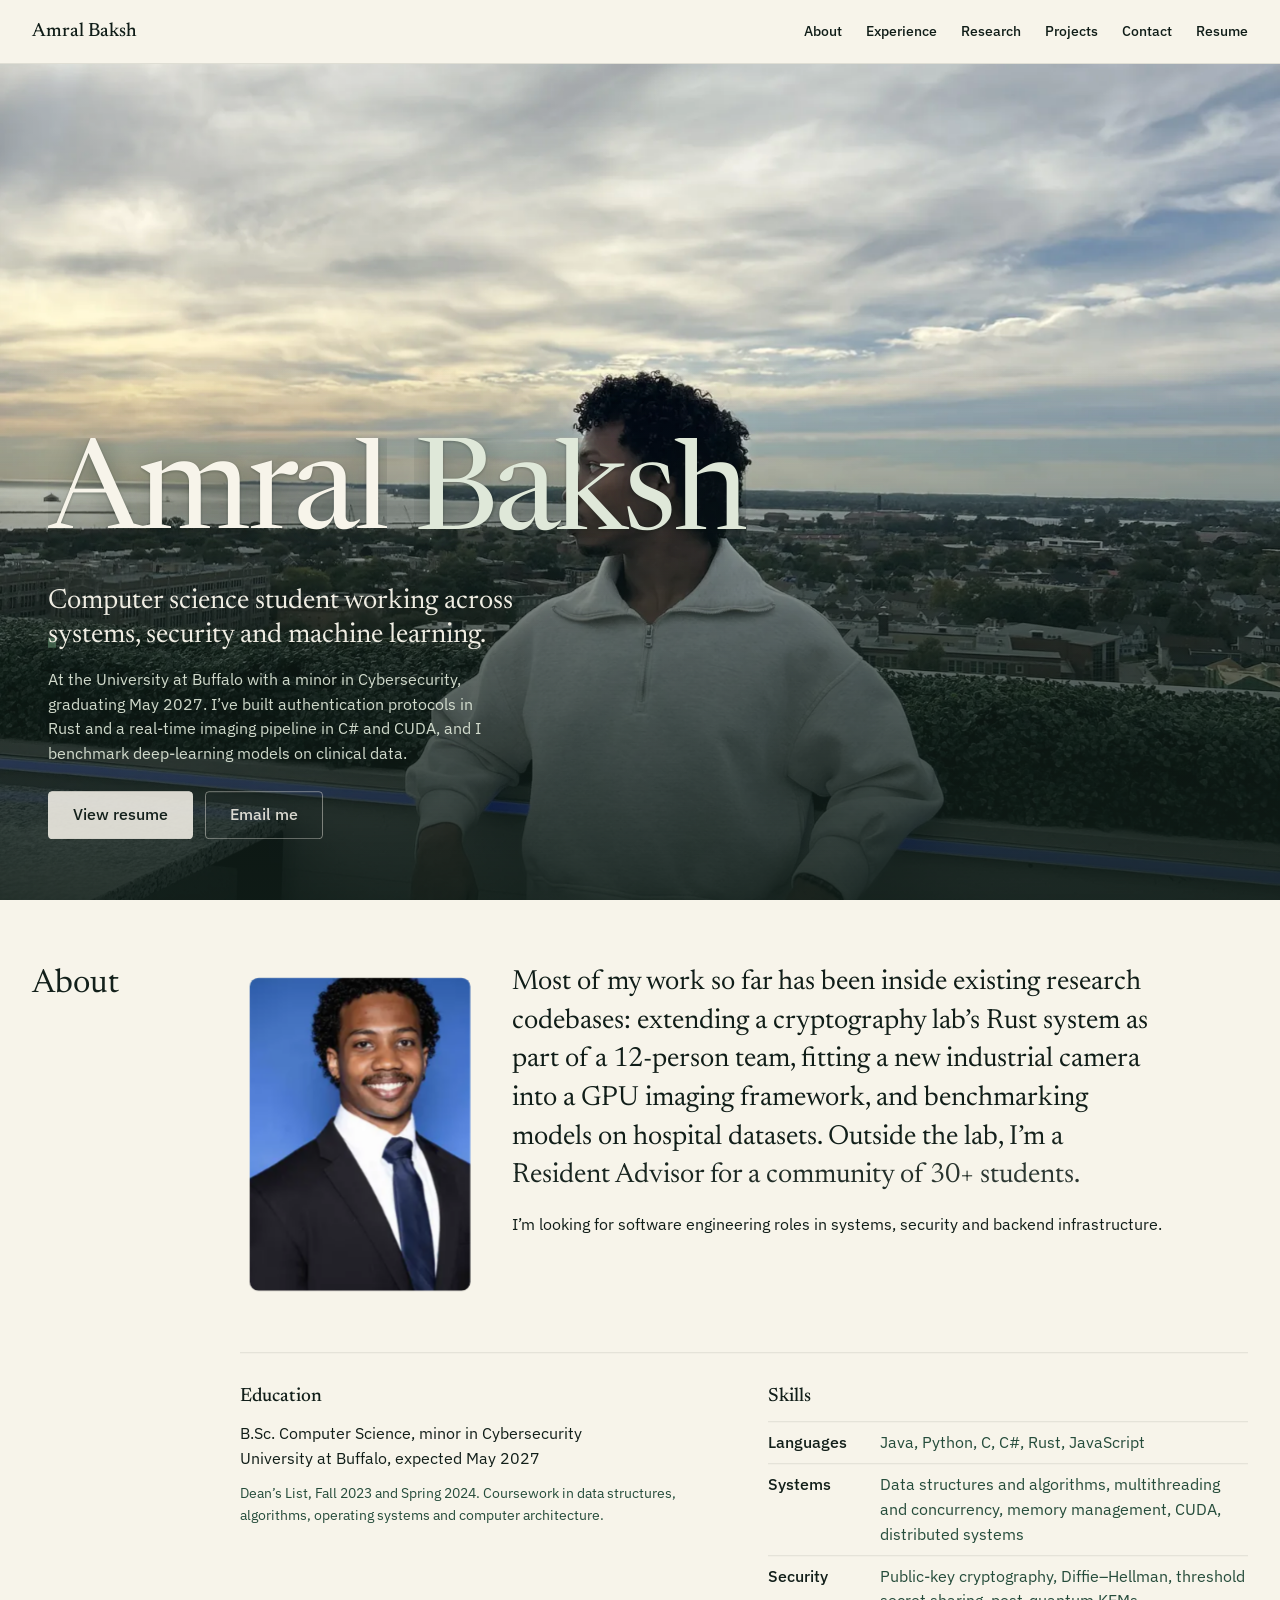
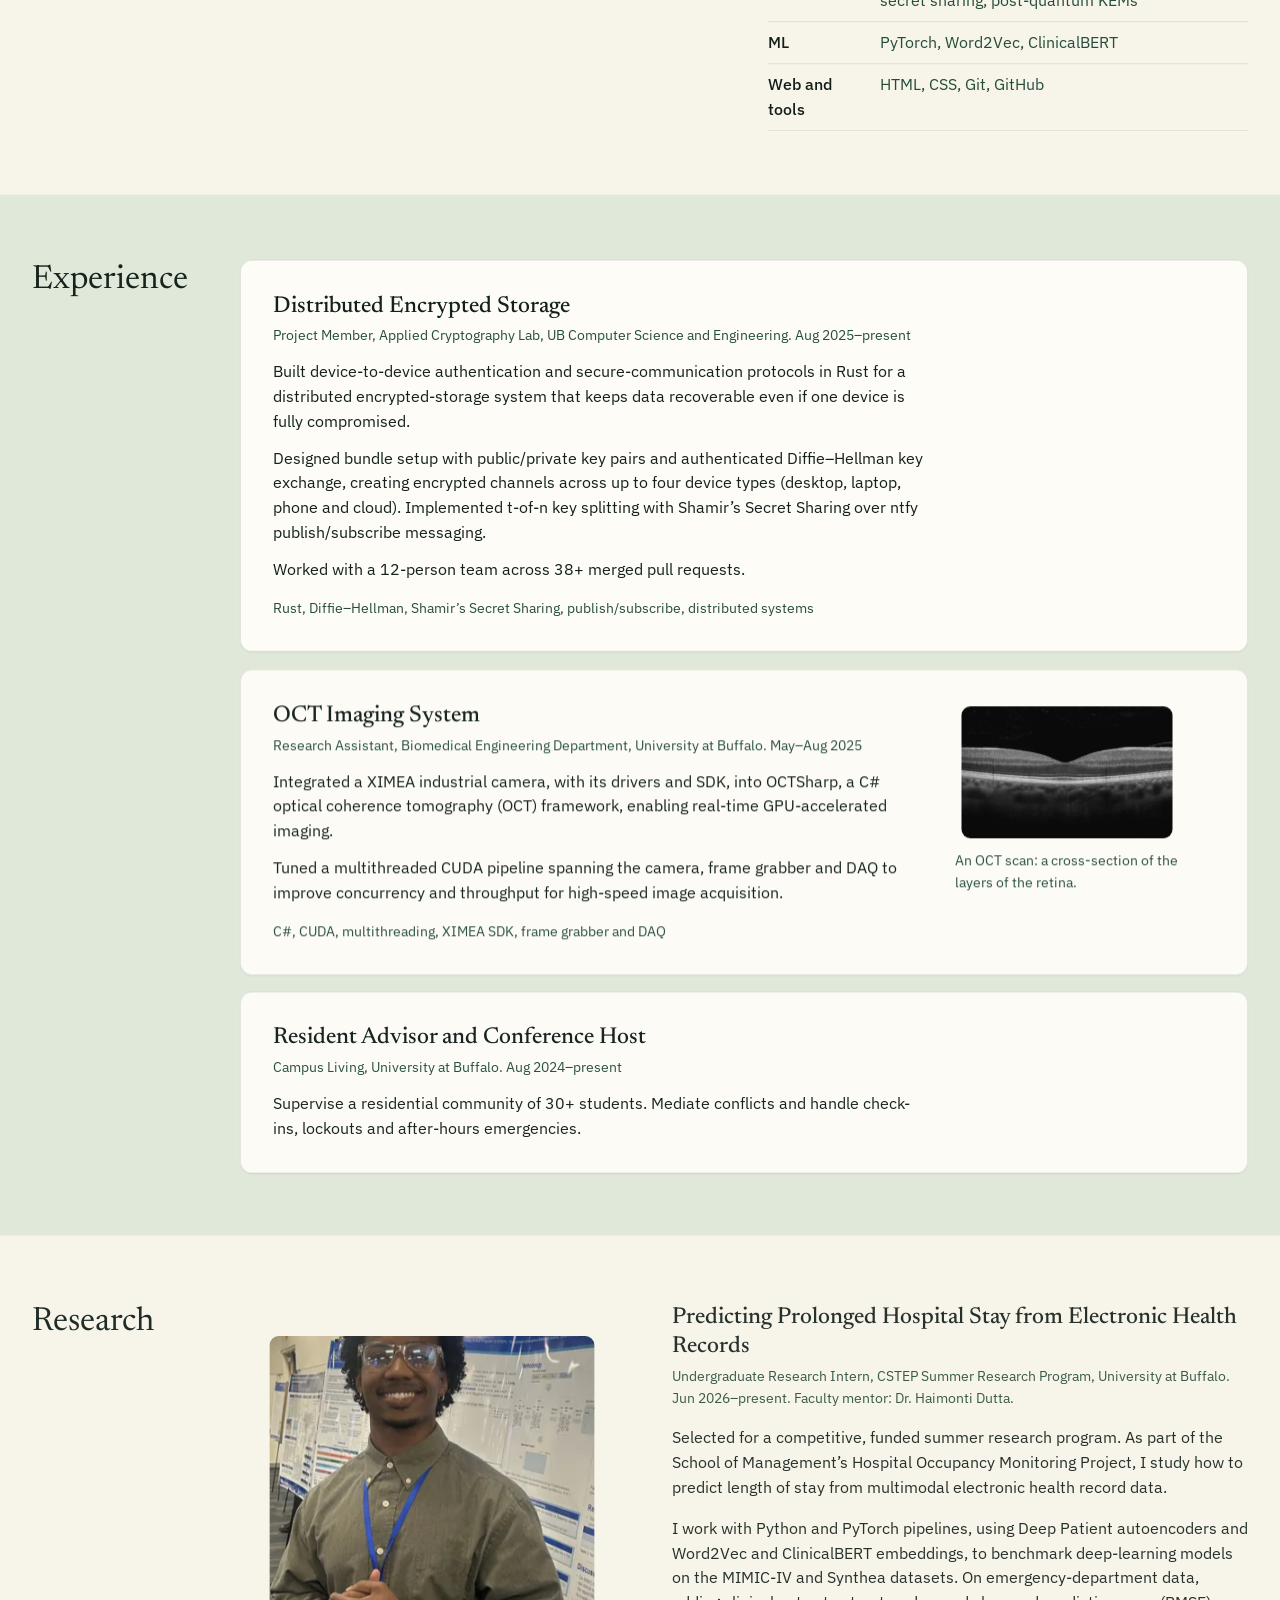
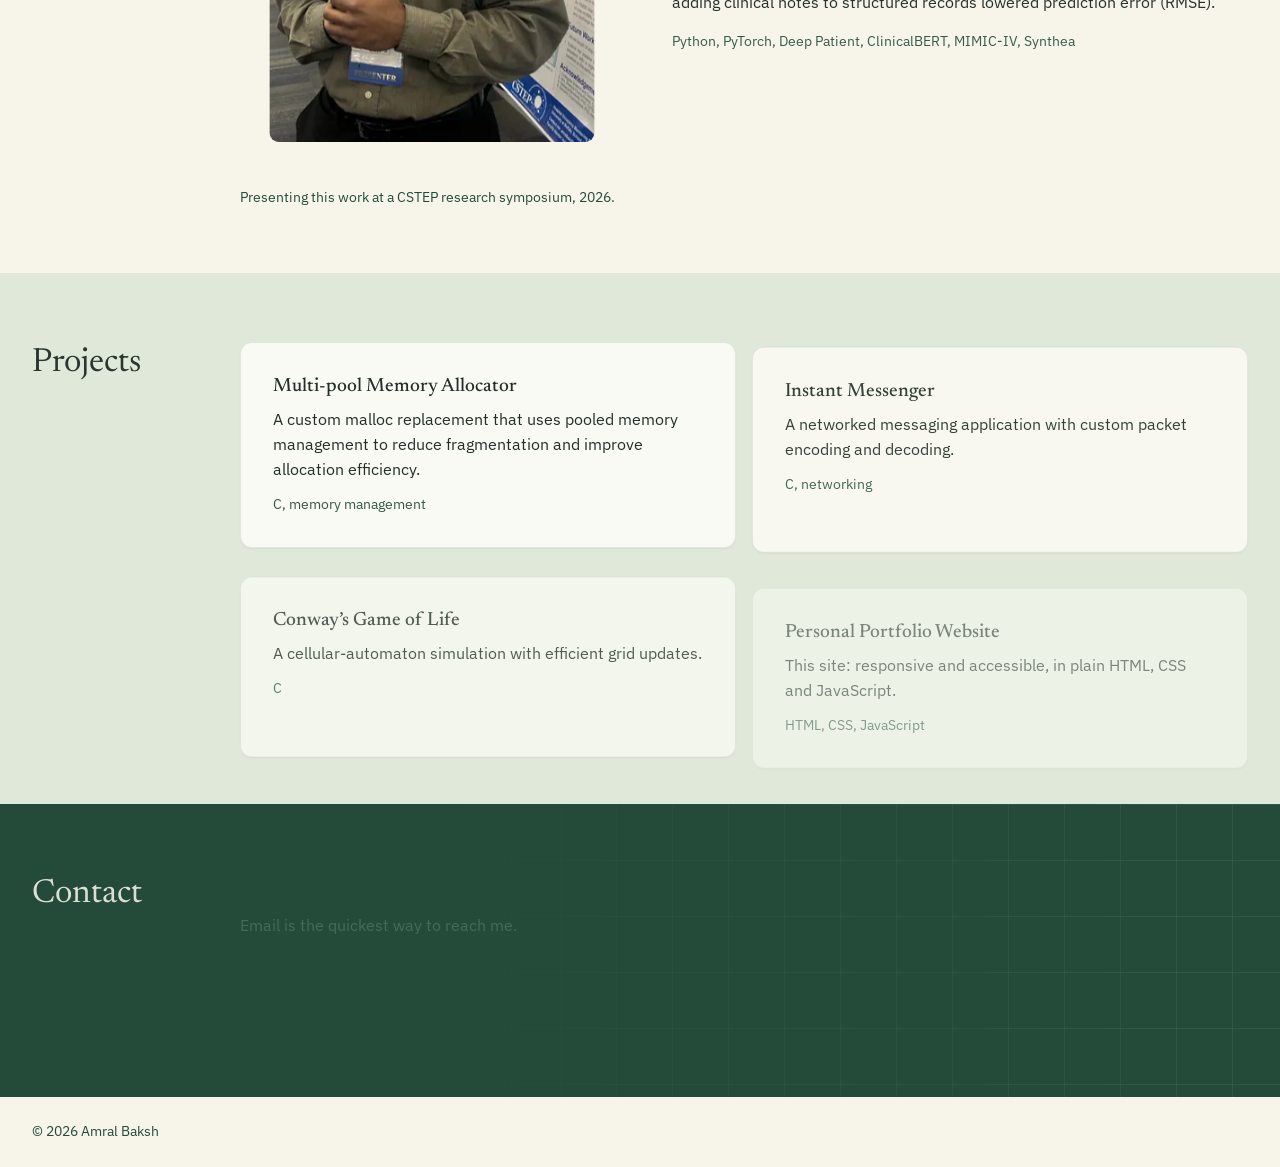
<file: index.html>
<!DOCTYPE html>
<html lang="en" class="no-js">
<head>
  <meta charset="UTF-8">
  <meta name="viewport" content="width=device-width, initial-scale=1">
  <title>Amral Baksh — Computer Science, University at Buffalo</title>
  <meta name="description" content="Amral Baksh studies Computer Science with a minor in Cybersecurity at the University at Buffalo, graduating May 2027. Working across systems, security and machine learning.">
  <meta name="theme-color" content="#F7F4EA">
  <link rel="canonical" href="https://amralbaksh.netlify.app/">
  <meta property="og:type" content="website">
  <meta property="og:title" content="Amral Baksh — Computer Science, University at Buffalo">
  <meta property="og:description" content="Computer Science, minor in Cybersecurity, at the University at Buffalo, graduating May 2027. Systems, security and machine learning.">
  <meta property="og:url" content="https://amralbaksh.netlify.app/">
  <meta property="og:image" content="https://amralbaksh.netlify.app/assets/img/og-image.jpg">
  <meta property="og:image:width" content="1200">
  <meta property="og:image:height" content="630">
  <meta property="og:image:alt" content="Portrait of Amral Baksh in a dark suit and tie">
  <meta name="twitter:card" content="summary_large_image">
  <meta name="twitter:title" content="Amral Baksh — Computer Science, University at Buffalo">
  <meta name="twitter:description" content="Computer Science, minor in Cybersecurity, at the University at Buffalo, graduating May 2027.">
  <meta name="twitter:image" content="https://amralbaksh.netlify.app/assets/img/og-image.jpg">

  <link rel="icon" href="favicon.ico" sizes="32x32">
  <link rel="icon" href="favicon.svg" type="image/svg+xml">
  <link rel="apple-touch-icon" href="apple-touch-icon.png">

  <link rel="preload" href="assets/fonts/newsreader-latin-opsz-normal.woff2" as="font" type="font/woff2" crossorigin>
  <link rel="preload" href="assets/fonts/ibm-plex-sans-latin-400-normal.woff2" as="font" type="font/woff2" crossorigin>
  <link rel="stylesheet" href="style.css">
  <script src="boot.js"></script>
</head>
<body>
  <a class="skip-link" href="#main">Skip to main content</a>

  <header class="site-header">
    <a class="wordmark" href="#top">Amral Baksh</a>
    <button class="menu-toggle" type="button" aria-expanded="false" aria-controls="site-nav">
      <svg aria-hidden="true" focusable="false" width="20" height="20" viewBox="0 0 20 20"><path d="M3 6h14M3 10h14M3 14h14" stroke="currentColor" stroke-width="1.5" fill="none"/></svg>
      Menu
    </button>
    <nav id="site-nav" class="site-nav" aria-label="Primary">
      <ul>
        <li><a href="#about">About</a></li>
        <li><a href="#experience">Experience</a></li>
        <li><a href="#research">Research</a></li>
        <li><a href="#projects">Projects</a></li>
        <li><a href="#contact">Contact</a></li>
        <li><a href="assets/Amral-Baksh-Resume.pdf" target="_blank" rel="noopener">Resume<span class="visually-hidden"> (PDF, opens in a new tab)</span></a></li>
      </ul>
    </nav>
  </header>

  <main id="main">
    <section class="hero" id="top" aria-labelledby="hero-title">
      <div class="hero-media">
        <button class="photo-button" type="button" aria-label="Photo of Amral Baksh on a rooftop. Click for a message.">
          <img src="assets/img/rooftop-1200.webp"
               srcset="assets/img/rooftop-480.webp 480w, assets/img/rooftop-800.webp 800w, assets/img/rooftop-1200.webp 1200w, assets/img/rooftop-1600.webp 1600w"
               sizes="100vw"
               width="1200" height="1600" fetchpriority="high"
               alt="Amral Baksh on a rooftop terrace under an overcast sky, looking out over the city toward the water.">
        </button>
      </div>
      <div class="hero-light" aria-hidden="true"></div>
      <div class="hero-scrim" aria-hidden="true"></div>
      <div class="hero-text">
        <h1 id="hero-title"><span class="w"><span>Amral</span></span> <span class="w"><span class="name-accent">Baksh</span></span></h1>
        <p class="hero-role">Computer science student working across <span class="mark">systems, security and machine learning</span>.</p>
        <p class="hero-line">At the University at Buffalo with a minor in Cybersecurity, graduating May&nbsp;2027. I’ve built authentication protocols in Rust and a real-time imaging pipeline in C# and CUDA, and I benchmark deep-learning models on clinical data.</p>
        <div class="actions">
          <a class="button button-primary" href="assets/Amral-Baksh-Resume.pdf" target="_blank" rel="noopener">View resume<span class="visually-hidden"> (PDF, opens in a new tab)</span></a>
          <a class="button button-secondary" href="mailto:amralbaksh100@gmail.com">Email me</a>
        </div>
      </div>
      <span class="photo-toast" role="status"></span>
      <span class="curtain" aria-hidden="true"></span>
    </section>

    <section class="section" id="about" aria-labelledby="about-title">
      <h2 id="about-title">About</h2>
      <div class="section-body">
        <div class="about">
          <img class="about-photo"
               src="assets/img/headshot-320.webp"
               srcset="assets/img/headshot-320.webp 320w, assets/img/headshot-640.webp 640w"
               sizes="(min-width: 768px) 13rem, 10rem"
               width="640" height="909" loading="lazy" decoding="async"
               alt="Portrait of Amral Baksh in a dark suit and tie.">
          <div class="prose">
            <p class="statement">Most of my work so far has been inside existing research codebases: extending a cryptography lab’s Rust system as part of a 12-person team, fitting a new industrial camera into a GPU imaging framework, and benchmarking models on hospital datasets. Outside the lab, I’m a Resident Advisor for a community of 30+ students.</p>
            <p>I’m looking for software engineering roles in systems, security and backend infrastructure.</p>
          </div>
        </div>

        <div class="facts">
          <div class="fact-group">
            <h3>Education</h3>
            <p>B.Sc. Computer Science, minor in Cybersecurity<br>University at Buffalo, expected May 2027</p>
            <p class="secondary">Dean’s List, Fall 2023 and Spring 2024. Coursework in data structures, algorithms, operating systems and computer architecture.</p>
          </div>
          <div class="fact-group">
            <h3>Skills</h3>
            <dl class="skills">
              <div><dt>Languages</dt><dd>Java, Python, C, C#, Rust, JavaScript</dd></div>
              <div><dt>Systems</dt><dd>Data structures and algorithms, multithreading and concurrency, memory management, CUDA, distributed systems</dd></div>
              <div><dt>Security</dt><dd>Public-key cryptography, Diffie–Hellman, threshold secret sharing, post-quantum KEMs</dd></div>
              <div><dt>ML</dt><dd>PyTorch, Word2Vec, ClinicalBERT</dd></div>
              <div><dt>Web and tools</dt><dd>HTML, CSS, Git, GitHub</dd></div>
            </dl>
          </div>
        </div>
      </div>
    </section>

    <section class="section band" id="experience" aria-labelledby="experience-title">
      <h2 id="experience-title">Experience</h2>
      <div class="section-body">
        <ul class="entries">
          <li>
            <article class="entry card">
              <div class="entry-text">
                <h3>Distributed Encrypted Storage</h3>
                <p class="entry-role">Project Member, Applied Cryptography Lab, UB Computer Science and Engineering. Aug 2025–present</p>
                <p>Built device-to-device authentication and secure-communication protocols in Rust for a distributed encrypted-storage system that keeps data recoverable even if one device is fully compromised.</p>
                <p>Designed bundle setup with public/private key pairs and authenticated Diffie–Hellman key exchange, creating encrypted channels across up to four device types (desktop, laptop, phone and cloud). Implemented t-of-n key splitting with Shamir’s Secret Sharing over ntfy publish/subscribe messaging.</p>
                <p>Worked with a 12-person team across 38+ merged pull requests.</p>
                <ul class="stack" aria-label="Technologies">
                  <li>Rust</li><li>Diffie–Hellman</li><li>Shamir’s Secret Sharing</li><li>publish/subscribe</li><li>distributed systems</li>
                </ul>
              </div>
            </article>
          </li>
          <li>
            <article class="entry card">
              <div class="entry-text">
                <h3>OCT Imaging System</h3>
                <p class="entry-role">Research Assistant, Biomedical Engineering Department, University at Buffalo. May–Aug 2025</p>
                <p>Integrated a XIMEA industrial camera, with its drivers and SDK, into OCTSharp, a C# optical coherence tomography (OCT) framework, enabling real-time GPU-accelerated imaging.</p>
                <p>Tuned a multithreaded CUDA pipeline spanning the camera, frame grabber and DAQ to improve concurrency and throughput for high-speed image acquisition.</p>
                <ul class="stack" aria-label="Technologies">
                  <li>C#</li><li>CUDA</li><li>multithreading</li><li>XIMEA SDK</li><li>frame grabber and DAQ</li>
                </ul>
              </div>
              <figure class="entry-figure">
                <img class="entry-image"
                     src="assets/img/oct-480.webp"
                     srcset="assets/img/oct-480.webp 480w, assets/img/oct-939.webp 939w"
                     sizes="(min-width: 768px) 14rem, calc(100vw - 2rem)"
                     width="939" height="587" loading="lazy" decoding="async"
                     alt="Grayscale OCT cross-section of retinal tissue layers.">
                <figcaption>An OCT scan: a cross-section of the layers of the retina.</figcaption>
              </figure>
            </article>
          </li>
          <li>
            <article class="entry card">
              <div class="entry-text">
                <h3>Resident Advisor and Conference Host</h3>
                <p class="entry-role">Campus Living, University at Buffalo. Aug 2024–present</p>
                <p>Supervise a residential community of 30+ students. Mediate conflicts and handle check-ins, lockouts and after-hours emergencies.</p>
              </div>
            </article>
          </li>
        </ul>
      </div>
    </section>

    <section class="section" id="research" aria-labelledby="research-title">
      <h2 id="research-title">Research</h2>
      <div class="section-body">
        <article class="research">
          <figure class="research-photo">
            <img src="assets/img/poster-480.webp"
                 srcset="assets/img/poster-480.webp 480w, assets/img/poster-800.webp 800w, assets/img/poster-1200.webp 1200w"
                 sizes="(min-width: 768px) 20rem, calc(100vw - 2rem)"
                 width="800" height="1000" loading="lazy" decoding="async"
                 alt="Amral Baksh standing beside his research poster at a poster session.">
            <figcaption>Presenting this work at a CSTEP research symposium, 2026.</figcaption>
          </figure>
          <div class="research-text">
            <h3>Predicting Prolonged Hospital Stay from Electronic Health Records</h3>
            <p class="entry-role">Undergraduate Research Intern, CSTEP Summer Research Program, University at Buffalo. Jun 2026–present. Faculty mentor: Dr. Haimonti Dutta.</p>
            <div class="prose">
              <p>Selected for a competitive, funded summer research program. As part of the School of Management’s Hospital Occupancy Monitoring Project, I study how to predict length of stay from multimodal electronic health record data.</p>
              <p>I work with Python and PyTorch pipelines, using Deep Patient autoencoders and Word2Vec and ClinicalBERT embeddings, to benchmark deep-learning models on the MIMIC-IV and Synthea datasets. On emergency-department data, adding clinical notes to structured records lowered prediction error (RMSE).</p>
            </div>
            <ul class="stack" aria-label="Methods and data">
              <li>Python</li><li>PyTorch</li><li>Deep Patient</li><li>ClinicalBERT</li><li>MIMIC-IV</li><li>Synthea</li>
            </ul>
          </div>
        </article>
      </div>
    </section>

    <section class="section band" id="projects" aria-labelledby="projects-title">
      <h2 id="projects-title">Projects</h2>
      <div class="section-body">
        <div class="projects">
          <article class="project card">
            <h3>Multi-pool Memory Allocator</h3>
            <p>A custom malloc replacement that uses pooled memory management to reduce fragmentation and improve allocation efficiency.</p>
            <ul class="stack" aria-label="Technologies"><li>C</li><li>memory management</li></ul>
          </article>
          <article class="project card">
            <h3>Instant Messenger</h3>
            <p>A networked messaging application with custom packet encoding and decoding.</p>
            <ul class="stack" aria-label="Technologies"><li>C</li><li>networking</li></ul>
          </article>
          <article class="project card">
            <h3>Conway’s Game of Life</h3>
            <p>A cellular-automaton simulation with efficient grid updates.</p>
            <ul class="stack" aria-label="Technologies"><li>C</li></ul>
          </article>
          <article class="project card">
            <h3>Personal Portfolio Website</h3>
            <p>This site: responsive and accessible, in plain HTML, CSS and JavaScript.</p>
            <ul class="stack" aria-label="Technologies"><li>HTML</li><li>CSS</li><li>JavaScript</li></ul>
          </article>
        </div>
      </div>
    </section>

    <section class="contact" id="contact" aria-labelledby="contact-title">
      <div class="section">
        <h2 id="contact-title">Contact</h2>
        <div class="section-body">
          <p class="contact-lead">Email is the quickest way to reach me.</p>
          <div class="email-row">
            <a class="email-link" href="mailto:amralbaksh100@gmail.com">amralbaksh100@gmail.com</a>
            <button class="button button-secondary copy-email" type="button" data-copy="amralbaksh100@gmail.com" hidden>Copy email</button>
            <span class="copy-status" role="status" aria-live="polite"></span>
          </div>
          <ul class="contact-links">
            <li>
              <a href="https://www.linkedin.com/in/amralbaksh16/">
                <svg aria-hidden="true" focusable="false" width="20" height="20" viewBox="0 0 24 24"><path fill="currentColor" d="M20.45 20.45h-3.55v-5.57c0-1.33-.03-3.04-1.85-3.04-1.85 0-2.14 1.45-2.14 2.94v5.67H9.35V9h3.41v1.56h.05c.48-.9 1.64-1.85 3.37-1.85 3.6 0 4.27 2.37 4.27 5.46v6.28zM5.34 7.43a2.06 2.06 0 1 1 0-4.13 2.06 2.06 0 0 1 0 4.13zM7.12 20.45H3.56V9h3.56v11.45zM22.22 0H1.77C.79 0 0 .77 0 1.73v20.54C0 23.23.79 24 1.77 24h20.45c.98 0 1.78-.77 1.78-1.73V1.73C24 .77 23.2 0 22.22 0z"/></svg>
                LinkedIn
              </a>
            </li>
            <li>
              <a href="https://github.com/amralbak">
                <svg aria-hidden="true" focusable="false" width="20" height="20" viewBox="0 0 16 16"><path fill="currentColor" d="M8 0C3.58 0 0 3.58 0 8c0 3.54 2.29 6.53 5.47 7.59.4.07.55-.17.55-.38 0-.19-.01-.82-.01-1.49-2.01.37-2.53-.49-2.69-.94-.09-.23-.48-.94-.82-1.13-.28-.15-.68-.52-.01-.53.63-.01 1.08.58 1.23.82.72 1.21 1.87.87 2.33.66.07-.52.28-.87.51-1.07-1.78-.2-3.64-.89-3.64-3.95 0-.87.31-1.59.82-2.15-.08-.2-.36-1.02.08-2.12 0 0 .67-.21 2.2.82.64-.18 1.32-.27 2-.27.68 0 1.36.09 2 .27 1.53-1.04 2.2-.82 2.2-.82.44 1.1.16 1.92.08 2.12.51.56.82 1.27.82 2.15 0 3.07-1.87 3.75-3.65 3.95.29.25.54.73.54 1.48 0 1.07-.01 1.93-.01 2.2 0 .21.15.46.55.38A8.01 8.01 0 0 0 16 8c0-4.42-3.58-8-8-8z"/></svg>
                GitHub
              </a>
            </li>
            <li>
              <a href="assets/Amral-Baksh-Resume.pdf" target="_blank" rel="noopener">
                <svg aria-hidden="true" focusable="false" width="20" height="20" viewBox="0 0 20 20"><path d="M5 2.75h6.5L15.25 6.5v10.75H5z M11.25 2.75V6.75h4 M7.5 10.25h5 M7.5 13.25h5" stroke="currentColor" stroke-width="1.5" fill="none" stroke-linejoin="round"/></svg>
                Resume<span class="visually-hidden"> (PDF, opens in a new tab)</span>
              </a>
            </li>
          </ul>
        </div>
      </div>
    </section>
  </main>

  <footer class="site-footer">
    <p>© <span data-year>2026</span> Amral Baksh</p>
  </footer>

  <script src="assets/vendor/gsap.min.js" defer></script>
  <script src="assets/vendor/ScrollTrigger.min.js" defer></script>
  <script src="assets/vendor/lenis.min.js" defer></script>
  <script src="script.js" defer></script>
  <script src="motion.js" defer></script>
</body>
</html>
</file>
<file: style.css>
/* Fonts (self-hosted, OFL-licensed; latin subset) */
@font-face {
  font-family: "IBM Plex Sans";
  font-style: normal;
  font-weight: 400;
  font-display: swap;
  src: url("assets/fonts/ibm-plex-sans-latin-400-normal.woff2") format("woff2");
}
@font-face {
  font-family: "IBM Plex Sans";
  font-style: normal;
  font-weight: 500;
  font-display: swap;
  src: url("assets/fonts/ibm-plex-sans-latin-500-normal.woff2") format("woff2");
}
@font-face {
  font-family: "Newsreader";
  font-style: normal;
  font-weight: 200 800;
  font-display: swap;
  src: url("assets/fonts/newsreader-latin-opsz-normal.woff2") format("woff2");
}

/* Tokens */
:root {
  color-scheme: light;

  --canvas: #f7f4ea;        /* paper */
  --surface: #dfe8d9;       /* bands: pale sage */
  --raised: #fdfcf7;        /* cards */
  --forest: #244b3a;
  --sage: #5f8c6d;
  --pale-sage: #dfe8d9;
  --ink: #101d18;           /* near-black green (15.8:1 on paper) */
  --ink-2: #244b3a;         /* forest, secondary text (8.9:1; 7.8:1 on bands) */
  --rule: rgb(16 29 24 / 0.1);
  --rule-strong: rgb(16 29 24 / 0.24);
  --accent: var(--sage);    /* underlines, photo frame */
  --accent-fill: var(--forest); /* button fill, paper label (8.9:1) */
  --accent-hover: #2f5c48;
  --accent-text: var(--sage);   /* large display text only (3.5:1), e.g. "Baksh" */
  --on-accent: #f7f4ea;
  --glow: rgb(95 140 109 / 0.18);   /* sage light under the cursor */
  --band-strong: var(--forest);     /* contact band */
  --on-band: #f7f4ea;
  --on-band-2: #dfe8d9;     /* 7.8:1 on forest */
  --focus: var(--forest);

  --font-text: "IBM Plex Sans", system-ui, -apple-system, "Segoe UI", sans-serif;
  --font-display: "Newsreader", Georgia, "Times New Roman", serif;
  --t-secondary: 0.875rem;
  --t-body: 1rem;
  --t-1: 1.2rem;
  --t-2: 1.44rem;
  --t-3: 1.728rem;
  --t-4: 2.074rem;
  --t-5: 2.488rem;
  --t-6: 2.986rem;
  --leading-display: 1.1;
  --leading-heading: 1.25;
  --leading-body: 1.55;

  --s-1: 4px;
  --s-2: 8px;
  --s-3: 12px;
  --s-4: 16px;
  --s-6: 24px;
  --s-8: 32px;
  --s-12: 48px;
  --s-16: 64px;
  --gutter: var(--s-4);
  --measure: 65ch;

  --vp-wide: 1280px;
  --header-h: 64px;

  --ease-out: cubic-bezier(0.16, 1, 0.3, 1);
}

@media (min-width: 768px) {
  :root { --gutter: var(--s-8); }
}

/* Base */
*,
*::before,
*::after {
  box-sizing: border-box;
}

* {
  margin: 0;
}

html {
  scroll-padding-top: var(--header-h);
  -webkit-text-size-adjust: 100%;
  text-size-adjust: 100%;
}

body {
  background: var(--canvas);
  color: var(--ink);
  font-family: var(--font-text);
  font-size: var(--t-body);
  font-weight: 400;
  line-height: var(--leading-body);
}

img {
  display: block;
  max-width: 100%;
  height: auto;
}

h1,
h2,
h3 {
  font-family: var(--font-display);
  font-weight: 400;
  line-height: var(--leading-heading);
}

ul[class] {
  list-style: none;
  padding: 0;
}

a {
  color: inherit;
  text-decoration-line: underline;
  text-decoration-color: var(--accent);
  text-decoration-thickness: 2px;
  text-underline-offset: 0.2em;
}

@media (hover: hover) {
  a:hover {
    text-decoration-color: currentColor;
  }
}

[tabindex="-1"]:focus {
  outline: none;
}

:focus-visible {
  outline: 2px solid var(--focus);
  outline-offset: 3px;
  border-radius: 2px;
}

::selection {
  background: var(--pale-sage);
  color: var(--ink);
}

.secondary {
  color: var(--ink-2);
  font-size: var(--t-secondary);
}

.visually-hidden {
  position: absolute;
  width: 1px;
  height: 1px;
  padding: 0;
  margin: -1px;
  overflow: hidden;
  clip: rect(0 0 0 0);
  white-space: nowrap;
  border: 0;
}

.skip-link {
  position: absolute;
  top: var(--s-2);
  left: var(--s-2);
  z-index: 20;
  padding: var(--s-3) var(--s-4);
  background: var(--surface);
  border: 1px solid var(--rule-strong);
  transform: translateY(-200%);
}

.skip-link:focus {
  transform: none;
}

/* Buttons */
.button {
  display: inline-flex;
  align-items: center;
  justify-content: center;
  min-height: 48px;
  padding: 0 var(--s-6);
  border: 1px solid transparent;
  border-radius: 4px;
  font: 500 var(--t-body) / 1.2 var(--font-text);
  text-decoration: none;
  cursor: pointer;
}

.button-primary {
  position: relative;
  overflow: hidden;
  isolation: isolate;
  background: var(--accent-fill);
  border-color: var(--accent-fill);
  color: var(--on-accent);
}

.button-secondary {
  background: transparent;
  border-color: var(--rule-strong);
  color: var(--ink);
}

@media (hover: hover) {
  .button-primary:hover { background: var(--accent-hover); border-color: var(--accent-hover); }
  .button-secondary:hover { border-color: var(--ink); }
}

/* Header and navigation */
.site-header {
  position: sticky;
  top: 0;
  z-index: 10;
  background: var(--canvas);
  display: flex;
  flex-wrap: wrap;
  align-items: center;
  justify-content: space-between;
  gap: var(--s-2) var(--s-6);
  min-height: 64px;
  padding: var(--s-2) var(--gutter);
  border-bottom: 1px solid var(--rule);
}

.wordmark {
  display: inline-flex;
  align-items: center;
  min-height: 44px;
  font-family: var(--font-display);
  font-size: var(--t-1);
  font-weight: 500;
  text-decoration: none;
}

.site-nav ul {
  list-style: none;
  padding: 0;
  display: flex;
  flex-wrap: wrap;
  gap: 0 var(--s-6);
}

.site-nav a {
  display: inline-flex;
  align-items: center;
  min-height: 44px;
  font-weight: 500;
  font-size: var(--t-secondary);
  text-decoration: none;
}

.site-nav a.is-current {
  text-decoration-line: underline;
  text-decoration-color: var(--accent);
  text-decoration-thickness: 2px;
  text-underline-offset: 0.45em;
}

@media (hover: hover) {
  .site-nav a:hover {
    text-decoration-line: underline;
    text-decoration-color: var(--accent);
  }
}

.menu-toggle {
  display: none;
  align-items: center;
  gap: var(--s-2);
  min-height: 44px;
  padding: 0 var(--s-4);
  background: transparent;
  border: 1px solid var(--rule-strong);
  border-radius: 4px;
  color: var(--ink);
  font: 500 var(--t-secondary) / 1 var(--font-text);
  cursor: pointer;
}

@media (max-width: 767.98px) {
  .js .menu-toggle {
    display: inline-flex;
  }

  .js .site-nav {
    display: none;
    position: absolute;
    top: 100%;
    left: 0;
    right: 0;
    padding: var(--s-2) var(--gutter) var(--s-4);
    background: var(--surface);
    border-bottom: 1px solid var(--rule);
  }

  .js .site-nav.is-open {
    display: block;
  }

  .js .site-nav ul {
    flex-direction: column;
  }

  .js .site-nav a {
    display: flex;
    min-height: 48px;
    font-size: var(--t-body);
  }

  .js .site-nav li + li {
    border-top: 1px solid var(--rule);
  }
}

/* Hero: full-screen photo with layered light, scrim and text */
.hero {
  position: relative;
  height: calc(100vh - var(--header-h));
  height: calc(100svh - var(--header-h));
  min-height: 36rem;
  overflow: hidden;
  isolation: isolate;
  background: var(--forest);
  color: var(--on-band);
}
.hero-media {
  position: absolute;
  top: -8%;
  left: 0;
  right: 0;
  height: 116%;
}
.photo-button {
  position: absolute;
  inset: 0;
  transform-origin: 50% 25%; /* zoom grows downward, away from the hair */
  display: block;
  width: 100%;
  padding: 0;
  border: 0;
  background: none;
  cursor: pointer;
}
.photo-button:focus-visible {
  outline-offset: -6px;
}
.photo-button img {
  width: 100%;
  height: 100%;
  object-fit: cover;
  object-position: 59% 50%;
}
.hero-light {
  position: absolute;
  inset: -10% 0 0;
  background: radial-gradient(48rem 34rem at 14% 6%, rgb(247 244 234 / 0.35), transparent 65%);
  mix-blend-mode: screen;
  pointer-events: none;
}
.hero-scrim {
  position: absolute;
  inset: 0;
  background: linear-gradient(to top, rgb(16 29 24 / 0.9) 0%, rgb(16 29 24 / 0.62) 32%, rgb(16 29 24 / 0) 64%);
  pointer-events: none;
}
.hero-text {
  position: absolute;
  left: 0;
  right: 0;
  bottom: 0;
  z-index: 1;
  max-width: var(--vp-wide);
  margin-inline: auto;
  padding: 0 var(--gutter) var(--s-12);
  pointer-events: none;
}
.hero-text .actions {
  pointer-events: auto;
}
.hero h1 {
  font-size: clamp(3.25rem, 10vw, 8.5rem);
  font-weight: 400;
  line-height: 0.95;
  letter-spacing: -0.025em;
  text-shadow: 0 2px 28px rgb(16 29 24 / 0.45), 0 1px 3px rgb(16 29 24 / 0.3);
}
.hero h1 .w {
  display: inline-block;
  overflow: hidden;
  padding-bottom: 0.06em;
  vertical-align: top;
}
.hero h1 .w > span {
  display: inline-block;
}
.name-accent {
  color: var(--pale-sage);
}
.hero-role {
  max-width: 34ch;
  margin-top: var(--s-4);
  font-family: var(--font-display);
  font-size: var(--t-2);
  line-height: var(--leading-heading);
}
.mark {
  background-image: linear-gradient(rgb(95 140 109 / 0.6), rgb(95 140 109 / 0.6));
  background-repeat: no-repeat;
  background-position: 0 92%;
  background-size: 100% 0.36em;
  -webkit-box-decoration-break: clone;
  box-decoration-break: clone;
}
.hero-line {
  max-width: 46ch;
  margin-top: var(--s-3);
  color: var(--on-band-2);
}
.actions {
  display: flex;
  flex-wrap: wrap;
  gap: var(--s-3);
  margin-top: var(--s-6);
}
.hero .button-primary {
  background: var(--canvas);
  border-color: var(--canvas);
  color: var(--ink);
}
.hero .button-secondary {
  border-color: rgb(247 244 234 / 0.5);
  color: var(--on-band);
}
@media (hover: hover) {
  .hero .button-primary:hover { background: var(--pale-sage); border-color: var(--pale-sage); }
  .hero .button-secondary:hover { border-color: var(--on-band); }
}
.photo-toast {
  position: absolute;
  top: var(--s-6);
  right: var(--gutter);
  z-index: 2;
  display: inline-flex;
  align-items: center;
  gap: var(--s-2);
  max-width: calc(100% - 2 * var(--gutter));
  padding: var(--s-2) var(--s-4);
  border-radius: 999px;
  background: rgb(16 29 24 / 0.9);
  color: var(--on-band);
  font-size: var(--t-secondary);
  pointer-events: none;
  opacity: 0;
}
.photo-toast::before {
  content: "";
  flex: none;
  width: 6px;
  height: 6px;
  border-radius: 50%;
  background: var(--sage);
}
.photo-toast.is-shown {
  opacity: 1;
}
.curtain {
  display: none;
}
@media (min-width: 768px) {
  .photo-button img {
    object-position: 50% 58%; /* keeps the full head of hair in frame on wide screens */
  }
  .hero-text {
    padding: 0 var(--s-12) var(--s-16);
  }
  .hero-role {
    font-size: var(--t-3);
  }
}

/* Sections */
.section {
  width: 100%;
  max-width: var(--vp-wide);
  margin-inline: auto;
  padding: var(--s-12) var(--gutter);
}

main > .section {
  border-top: 1px solid var(--rule);
}

.hero + .section {
  border-top: 0;
}

.band {
  background: var(--surface);
  box-shadow: 0 0 0 100vmax var(--surface);
  clip-path: inset(0 -100vmax);
}

main > .band,
.band + .section {
  border-top: 0;
}

.section h2 {
  margin-bottom: var(--s-6);
  font-size: var(--t-4);
  line-height: 1.2;
}

@media (min-width: 768px) {
  .section {
    display: grid;
    grid-template-columns: 10rem minmax(0, 1fr);
    gap: var(--s-12);
    padding-block: var(--s-16);
  }

  .section h2 {
    margin-bottom: 0;
  }
}

.prose {
  max-width: var(--measure);
}

.prose p + p {
  margin-top: var(--s-4);
}

.entry-role {
  margin-top: var(--s-1);
  color: var(--ink-2);
  font-size: var(--t-secondary);
}

.stack {
  display: flex;
  flex-wrap: wrap;
  margin-top: var(--s-4);
  color: var(--ink-2);
  font-size: var(--t-secondary);
}

.stack li:not(:last-child)::after {
  content: ",\00a0";
}

/* About */
.about {
  display: flex;
  flex-wrap: wrap;
  align-items: flex-start;
  gap: var(--s-8);
}

.about-photo {
  flex: 0 0 auto;
  width: 10rem;
  border-radius: 8px;
}
.statement {
  font-family: var(--font-display);
  font-size: var(--t-2);
  line-height: 1.4;
  color: var(--ink);
}

.about .prose {
  flex: 1 1 22rem;
}

.facts {
  display: grid;
  grid-template-columns: repeat(auto-fit, minmax(min(100%, 18rem), 1fr));
  gap: var(--s-8) var(--s-12);
  margin-top: var(--s-12);
  padding-top: var(--s-8);
  border-top: 1px solid var(--rule);
}

.fact-group h3 {
  margin-bottom: var(--s-3);
  font-size: var(--t-1);
  font-weight: 500;
}

.fact-group p + p {
  margin-top: var(--s-3);
}

.skills > div {
  display: grid;
  grid-template-columns: 6rem minmax(0, 1fr);
  gap: var(--s-4);
  padding: var(--s-2) 0;
  border-bottom: 1px solid var(--rule);
}

.skills > div:first-child {
  border-top: 1px solid var(--rule);
}

.skills dt {
  font-weight: 500;
}

.skills dd {
  margin: 0;
  color: var(--ink-2);
}

@media (min-width: 768px) {
  .about-photo {
    width: 15rem;
  }
  .statement {
    font-size: var(--t-3);
  }
}

/* Experience */
.entries {
  display: grid;
  gap: var(--s-4);
}

.entry {
  display: flex;
  flex-wrap: wrap;
  align-items: flex-start;
  gap: var(--s-6) var(--s-8);
}

.entry-text {
  flex: 1 1 20rem;
  max-width: var(--measure);
}

.entry h3,
.research h3 {
  font-size: var(--t-2);
  font-weight: 500;
}

.entry-role + p {
  margin-top: var(--s-4);
}

.entry-text p + p {
  margin-top: var(--s-3);
}

.entry-figure {
  flex: 0 1 14rem;
  width: 14rem;
}
.entry-figure figcaption {
  margin-top: var(--s-2);
  color: var(--ink-2);
  font-size: var(--t-secondary);
}
.entry-image {
  width: 100%;
  aspect-ratio: 16 / 10;
  object-fit: cover;
  border-radius: 6px;
}

/* Cards (experience and projects) */
.card {
  position: relative;
  isolation: isolate;
  padding: var(--s-6);
  background: var(--raised);
  border: 1px solid var(--rule);
  border-radius: 12px;
  box-shadow: 0 1px 2px rgb(16 29 24 / 0.06);
}

.card::before {
  content: "";
  position: absolute;
  inset: 0;
  z-index: -1;
  border-radius: inherit;
  background: radial-gradient(22rem circle at var(--x, 50%) var(--y, 50%), var(--glow), transparent 65%);
  opacity: 0;
  transition: opacity 200ms var(--ease-out);
  pointer-events: none;
}

@media (hover: hover) {
  .card:hover {
    border-color: var(--rule-strong);
  }

  .has-glow .card:hover::before {
    opacity: 1;
  }
}

@media (min-width: 768px) {
  .card {
    padding: var(--s-8);
  }
}

/* Research */
.research {
  display: flex;
  flex-wrap: wrap;
  align-items: flex-start;
  gap: var(--s-8) var(--s-12);
}

.research-photo {
  flex: 0 1 24rem;
}

.research-photo img {
  width: 100%;
  border-radius: 8px;
  aspect-ratio: 4 / 5;
  object-fit: cover;
}

.research-photo figcaption {
  margin-top: var(--s-2);
  color: var(--ink-2);
  font-size: var(--t-secondary);
}

.research-text {
  flex: 1 1 22rem;
  max-width: var(--measure);
}

.research-text .prose {
  margin-top: var(--s-4);
}

/* Projects */
.projects {
  display: grid;
  gap: var(--s-4);
}

@media (min-width: 768px) {
  .projects { grid-template-columns: repeat(2, minmax(0, 1fr)); }
}

.project h3 {
  font-size: var(--t-1);
  font-weight: 500;
}

.project p {
  margin-top: var(--s-2);
  max-width: var(--measure);
}

.project .stack {
  margin-top: var(--s-3);
}

/* Contact */
.contact {
  --focus: var(--pale-sage);
  position: relative;
  isolation: isolate;
  background: var(--band-strong);
  color: var(--on-band);
}

.contact::before {
  content: "";
  position: absolute;
  inset: 0;
  z-index: -1;
  background-image:
    linear-gradient(to right, rgb(247 244 234 / 0.07) 1px, transparent 1px),
    linear-gradient(to bottom, rgb(247 244 234 / 0.07) 1px, transparent 1px);
  background-size: 56px 56px;
  -webkit-mask-image: linear-gradient(to left, #000, transparent 70%);
  mask-image: linear-gradient(to left, #000, transparent 70%);
}

.contact .section {
  border-top: 0;
}

.contact-lead {
  color: var(--on-band-2);
}

.email-row {
  display: flex;
  flex-wrap: wrap;
  align-items: center;
  gap: var(--s-3) var(--s-6);
  margin-top: var(--s-4);
}

.email-link {
  display: inline-flex;
  align-items: center;
  min-height: 44px;
  font-family: var(--font-display);
  font-size: var(--t-2);
  line-height: var(--leading-heading);
  overflow-wrap: anywhere;
}

.contact .button-secondary {
  border-color: rgb(247 244 234 / 0.45);
  color: var(--on-band);
}

@media (hover: hover) {
  .contact .button-secondary:hover { border-color: var(--on-band); }
}

.copy-status {
  color: var(--on-band-2);
  font-size: var(--t-secondary);
}

.contact-links {
  display: flex;
  flex-wrap: wrap;
  gap: 0 var(--s-8);
  margin-top: var(--s-8);
}

.contact-links a {
  display: inline-flex;
  align-items: center;
  gap: var(--s-2);
  min-height: 44px;
  font-weight: 500;
  text-decoration: none;
}

@media (hover: hover) {
  .contact-links a:hover {
    text-decoration-line: underline;
    text-decoration-color: var(--accent);
  }
}

@media (min-width: 768px) {
  .email-link {
    font-size: var(--t-3);
  }
}

/* 404 page */
.not-found {
  display: flex;
  flex-direction: column;
  justify-content: center;
  min-height: 70vh;
  max-width: var(--vp-wide);
  margin-inline: auto;
  padding: var(--s-16) var(--gutter);
}
.not-found-code {
  color: var(--accent-text);
  font-family: var(--font-display);
  font-size: var(--t-3);
}
.not-found h1 {
  margin-top: var(--s-2);
  font-size: var(--t-5);
  line-height: var(--leading-display);
}
.not-found p:not(.not-found-code) {
  max-width: var(--measure);
  margin-top: var(--s-4);
  color: var(--ink-2);
}
@media (min-width: 768px) {
  .not-found {
    padding-inline: var(--s-12);
  }
  .not-found h1 {
    font-size: var(--t-6);
  }
}

/* Footer */
.site-footer {
  max-width: var(--vp-wide);
  margin-inline: auto;
  padding: var(--s-6) var(--gutter);
  color: var(--ink-2);
  font-size: var(--t-secondary);
}

/* Motion: GSAP + ScrollTrigger + Lenis drive the landing and scroll effects (motion.js) */
html.lenis,
html.lenis body {
  height: auto;
}
.lenis.lenis-smooth {
  scroll-behavior: auto !important;
}
.lenis.lenis-stopped {
  overflow: clip;
}
.photo-button img {
  transition: transform 150ms var(--ease-out);
}
.photo-button:active img {
  transform: scale(0.985);
  transition-duration: 100ms;
}
.photo-toast {
  transform: translateY(8px);
  transition: opacity 400ms var(--ease-out), transform 400ms var(--ease-out);
}
.photo-toast.is-shown {
  transform: none;
}
.button-primary::after {
  content: "";
  position: absolute;
  inset: 0;
  z-index: -1;
  background: linear-gradient(100deg, transparent 30%, rgb(255 255 255 / 0.45) 50%, transparent 70%);
  transform: translateX(-100%);
}
@media (hover: hover) {
  .button-primary:hover::after {
    transform: translateX(100%);
    transition: transform 600ms var(--ease-out);
  }
}
.js .site-nav.is-open {
  animation: fade 150ms var(--ease-out);
}

/* Landing start states (animated in by motion.js) */
.js-motion .curtain {
  display: block;
  position: absolute;
  inset: 0;
  z-index: 3;
  background: var(--forest);
  pointer-events: none;
}
.js-motion .photo-button {
  transform: scale(1.15);
}
.js-motion .hero h1 .w > span {
  transform: translateY(110%);
}
.js-motion .hero-role,
.js-motion .hero-line,
.js-motion .actions {
  opacity: 0;
  transform: translateY(24px);
}
.js-motion .mark {
  background-size: 0% 0.36em;
}

/* Images scale while they expand; keep that from widening the page */
main {
  overflow-x: clip;
}

@keyframes fade {
  from {
    opacity: 0;
  }
}
</file>
